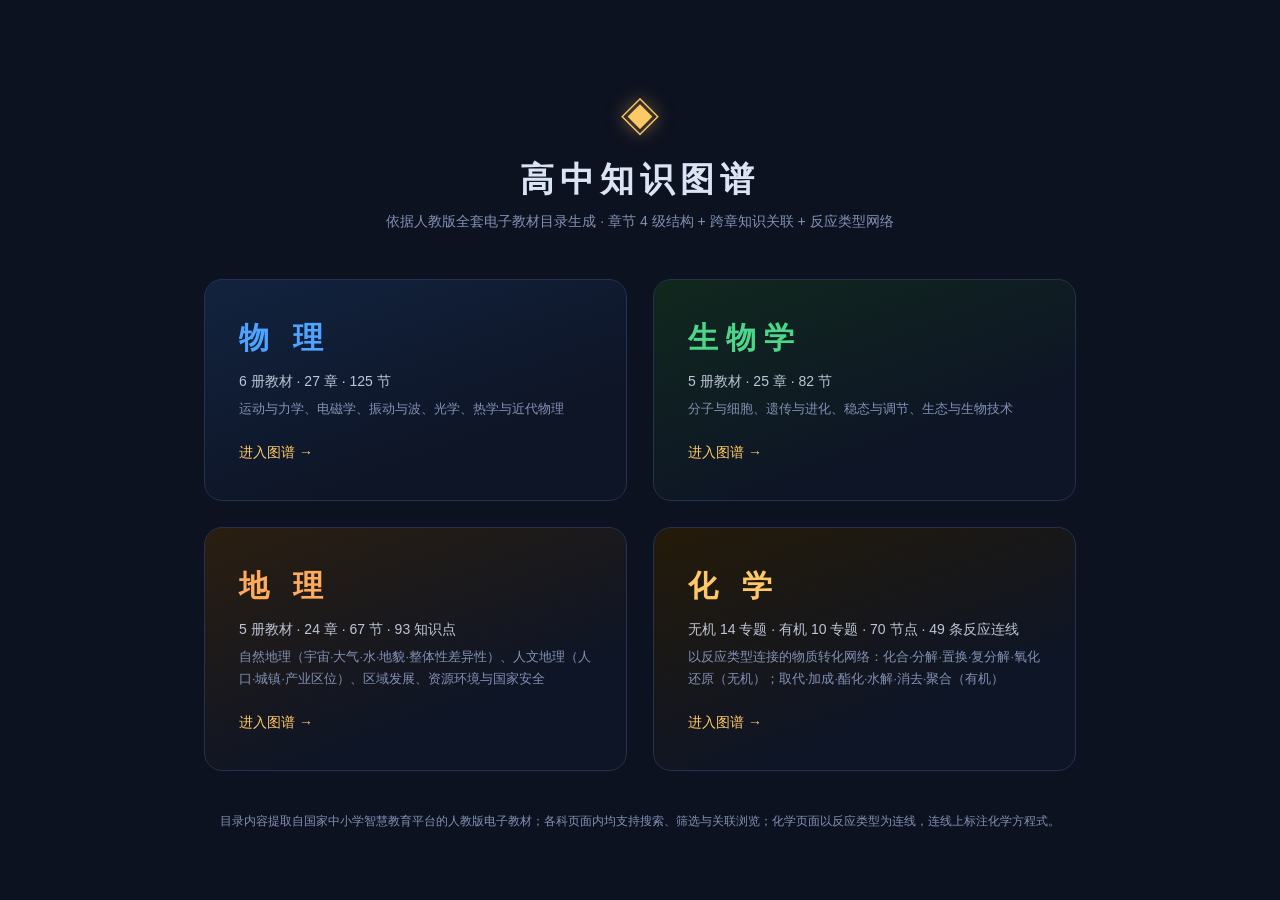
<file: index.html>
<!DOCTYPE html>
<html lang="zh-CN">
<head>
<meta charset="UTF-8">
<meta name="viewport" content="width=device-width, initial-scale=1.0">
<title>高中知识图谱 | 物理 · 生物学 · 地理 · 化学（人教版全套）</title>
<link rel="stylesheet" href="style.css">
</head>
<body class="hub">
<div class="hub-wrap">
  <div class="hub-head">
    <span class="logo">◈</span>
    <h1>高中知识图谱</h1>
    <p>依据人教版全套电子教材目录生成 · 章节 4 级结构 + 跨章知识关联 + 反应类型网络</p>
  </div>
  <div class="hub-grid">
    <a class="hub-card physics" href="physics.html">
      <div class="subject">物 理</div>
      <div class="nums">6 册教材 · 27 章 · 125 节</div>
      <div class="desc">运动与力学、电磁学、振动与波、光学、热学与近代物理</div>
      <span class="go">进入图谱 →</span>
    </a>
    <a class="hub-card biology" href="biology.html">
      <div class="subject">生物学</div>
      <div class="nums">5 册教材 · 25 章 · 82 节</div>
      <div class="desc">分子与细胞、遗传与进化、稳态与调节、生态与生物技术</div>
      <span class="go">进入图谱 →</span>
    </a>
    <a class="hub-card geo" href="geo.html">
      <div class="subject">地 理</div>
      <div class="nums">5 册教材 · 24 章 · 67 节 · 93 知识点</div>
      <div class="desc">自然地理（宇宙·大气·水·地貌·整体性差异性）、人文地理（人口·城镇·产业区位）、区域发展、资源环境与国家安全</div>
      <span class="go">进入图谱 →</span>
    </a>
    <a class="hub-card chem" href="chem.html">
      <div class="subject">化 学</div>
      <div class="nums">无机 14 专题 · 有机 10 专题 · 70 节点 · 49 条反应连线</div>
      <div class="desc">以反应类型连接的物质转化网络：化合·分解·置换·复分解·氧化还原（无机）；取代·加成·酯化·水解·消去·聚合（有机）</div>
      <span class="go">进入图谱 →</span>
    </a>
  </div>
  <p class="hub-tip">目录内容提取自国家中小学智慧教育平台的人教版电子教材；各科页面内均支持搜索、筛选与关联浏览；化学页面以反应类型为连线，连线上标注化学方程式。</p>
</div>
</body>
</html>
</file>
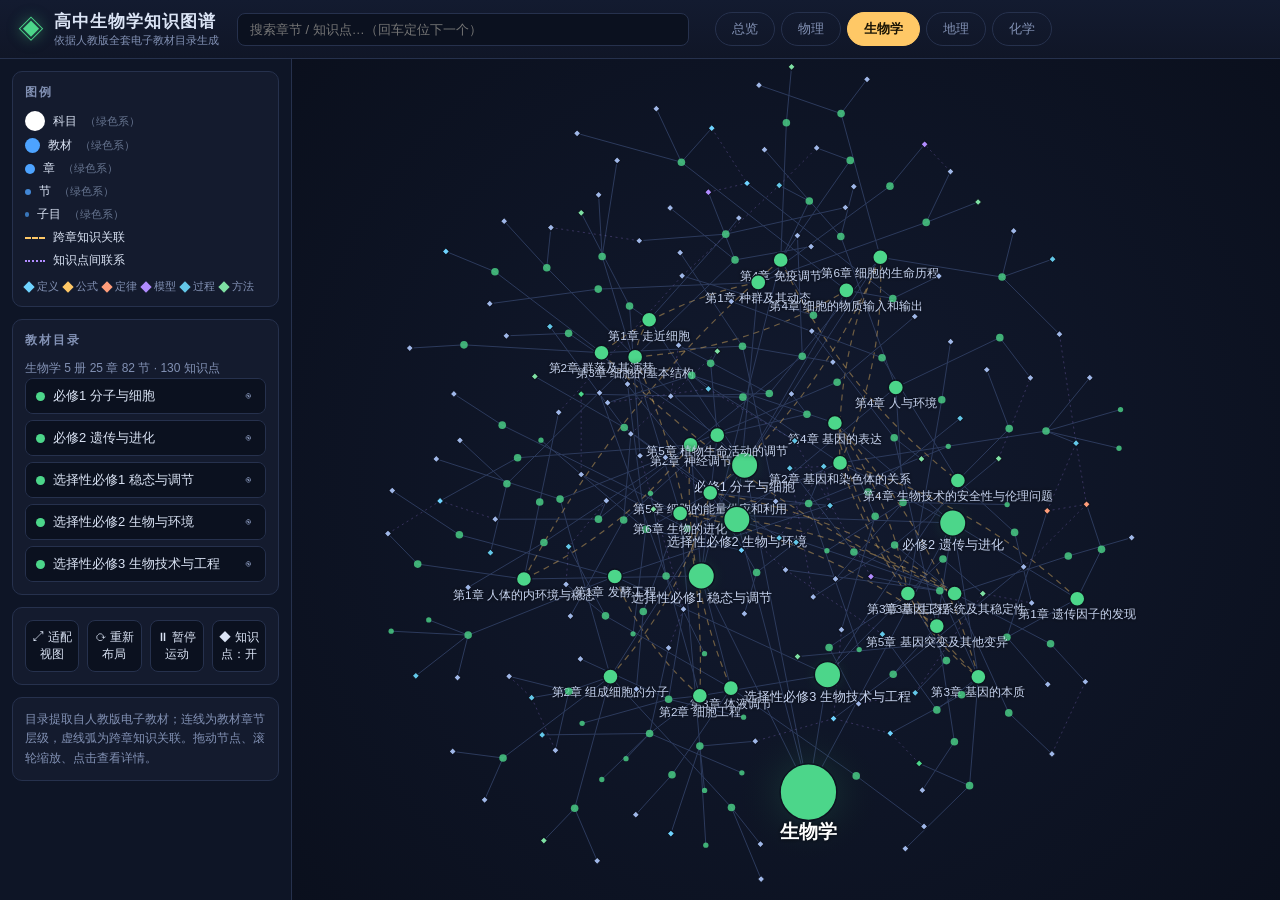
<file: biology.html>
<!DOCTYPE html>
<html lang="zh-CN">
<head>
<meta charset="UTF-8">
<meta name="viewport" content="width=device-width, initial-scale=1.0">
<title>高中生物学知识图谱 | 人教版全套</title>
<link rel="stylesheet" href="style.css">
</head>
<body>
<header id="topbar">
  <div class="brand">
    <span class="logo bio">◈</span>
    <div>
      <h1>高中生物学知识图谱</h1>
      <p id="subtitle">依据人教版全套电子教材目录生成</p>
    </div>
  </div>
  <div class="searchbox">
    <input id="search" type="text" placeholder="搜索章节 / 知识点…（回车定位下一个）" autocomplete="off">
    <span id="searchCount"></span>
  </div>
  <nav id="subjectTabs" class="subnav">
    <a href="index.html">总览</a>
    <a href="physics.html">物理</a>
    <a href="biology.html" class="current">生物学</a>
    <a href="geo.html">地理</a>
    <a href="chem.html">化学</a>
  </nav>
</header>

<div id="layout">
  <aside id="sidebar">
    <section class="panel">
      <h2>图例</h2>
      <div id="legend"></div>
    </section>
    <section class="panel">
      <h2>教材目录</h2>
      <div id="stats" class="muted"></div>
      <div id="bookList"></div>
    </section>
    <section class="panel controls">
      <button id="btnFit">⤢ 适配视图</button>
      <button id="btnShuffle">⟳ 重新布局</button>
      <button id="btnPause">⏸ 暂停运动</button>
      <button id="btnKP">◆ 知识点：开</button>
    </section>
    <footer class="panel muted">
      目录提取自人教版电子教材；连线为教材章节层级，<span class="crossline">虚线弧</span>为跨章知识关联。拖动节点、滚轮缩放、点击查看详情。
    </footer>
  </aside>

  <main id="stage">
    <canvas id="graph"></canvas>
    <div id="hoverTip" class="hidden"></div>
    <aside id="detail" class="hidden">
      <button id="detailClose">✕</button>
      <div id="detailBody"></div>
    </aside>
  </main>
</div>

<script>window.PAGE_SUBJECT = "biology";</script>
<script src="data.js"></script>
<script src="knowledge.js"></script>
<script src="app.js"></script>
</body>
</html>
</file>
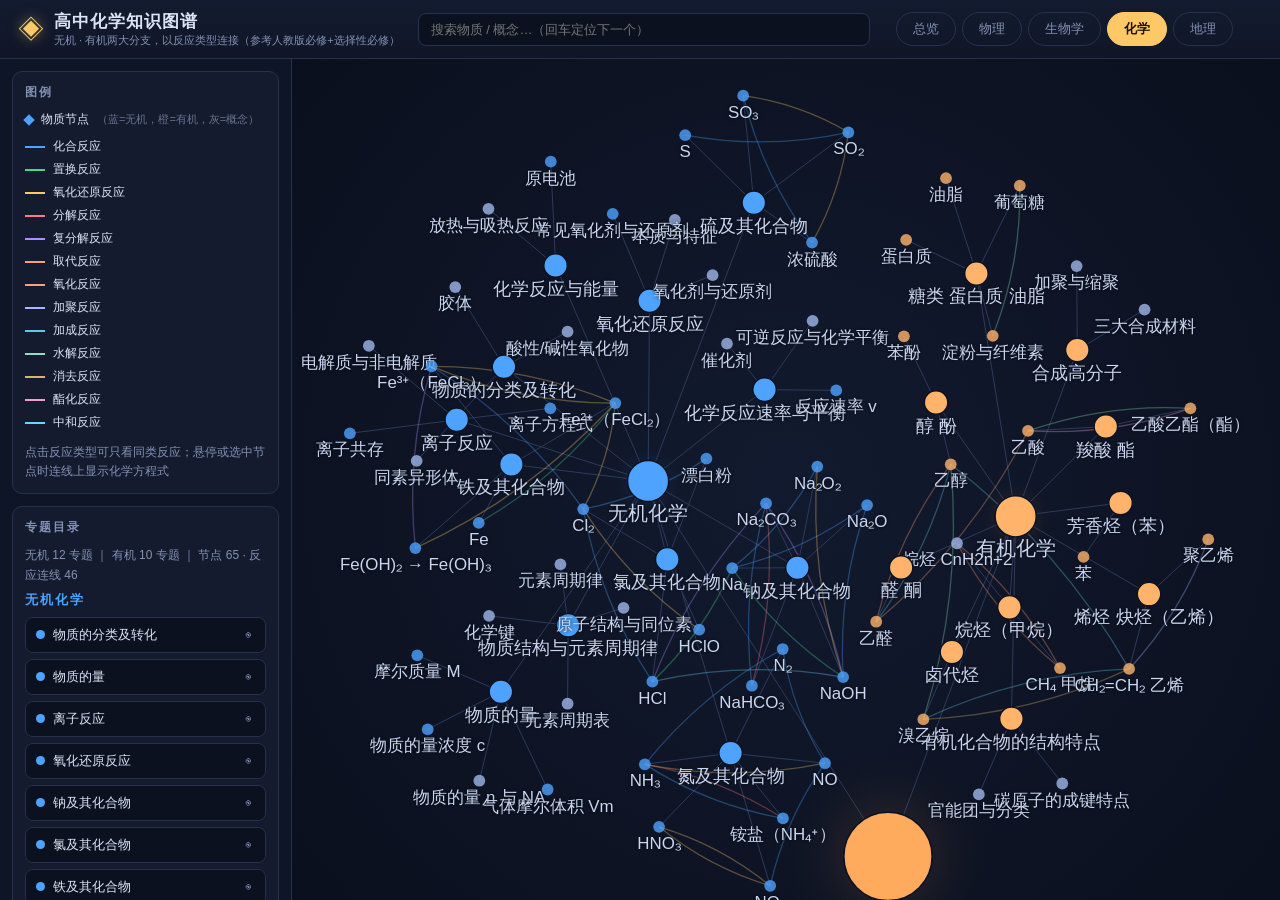
<file: chem.html>
<!DOCTYPE html>
<html lang="zh-CN">
<head>
<meta charset="UTF-8">
<meta name="viewport" content="width=device-width, initial-scale=1.0">
<title>高中化学知识图谱 | 无机 · 有机（反应类型连接）</title>
<link rel="stylesheet" href="style.css">
</head>
<body>
<header id="topbar">
  <div class="brand">
    <span class="logo chem">◈</span>
    <div>
      <h1>高中化学知识图谱</h1>
      <p id="subtitle">无机 · 有机两大分支，以反应类型连接（参考人教版必修+选择性必修）</p>
    </div>
  </div>
  <div class="searchbox">
    <input id="search" type="text" placeholder="搜索物质 / 概念…（回车定位下一个）" autocomplete="off">
    <span id="searchCount"></span>
  </div>
  <nav id="subjectTabs" class="subnav">
    <a href="index.html">总览</a>
    <a href="physics.html">物理</a>
    <a href="biology.html">生物学</a>
    <a href="chem.html" class="current">化学</a>
    <a href="geo.html">地理</a>
  </nav>
</header>

<div id="layout">
  <aside id="sidebar">
    <section class="panel">
      <h2>图例</h2>
      <div id="legend"></div>
    </section>
    <section class="panel">
      <h2>专题目录</h2>
      <div id="stats" class="muted"></div>
      <div id="bookList"></div>
    </section>
    <section class="panel controls">
      <button id="btnFit">⤢ 适配视图</button>
      <button id="btnShuffle">⟳ 重新布局</button>
      <button id="btnPause">⏸ 暂停运动</button>
    </section>
    <footer class="panel muted">
      内容参考人教版高中化学教材；<span class="crossline">彩色弧线</span>为化学反应连线（颜色=反应类型），悬停或点击节点可在连线上看到化学方程式。拖动节点、滚轮缩放、点击查看详情。
    </footer>
  </aside>

  <main id="stage">
    <canvas id="graph"></canvas>
    <div id="hoverTip" class="hidden"></div>
    <aside id="detail" class="hidden">
      <button id="detailClose">✕</button>
      <div id="detailBody"></div>
    </aside>
  </main>
</div>

<script>window.PAGE_SUBJECT = "chemistry";</script>
<script src="chem.js"></script>
<script src="app.js"></script>
</body>
</html>
</file>
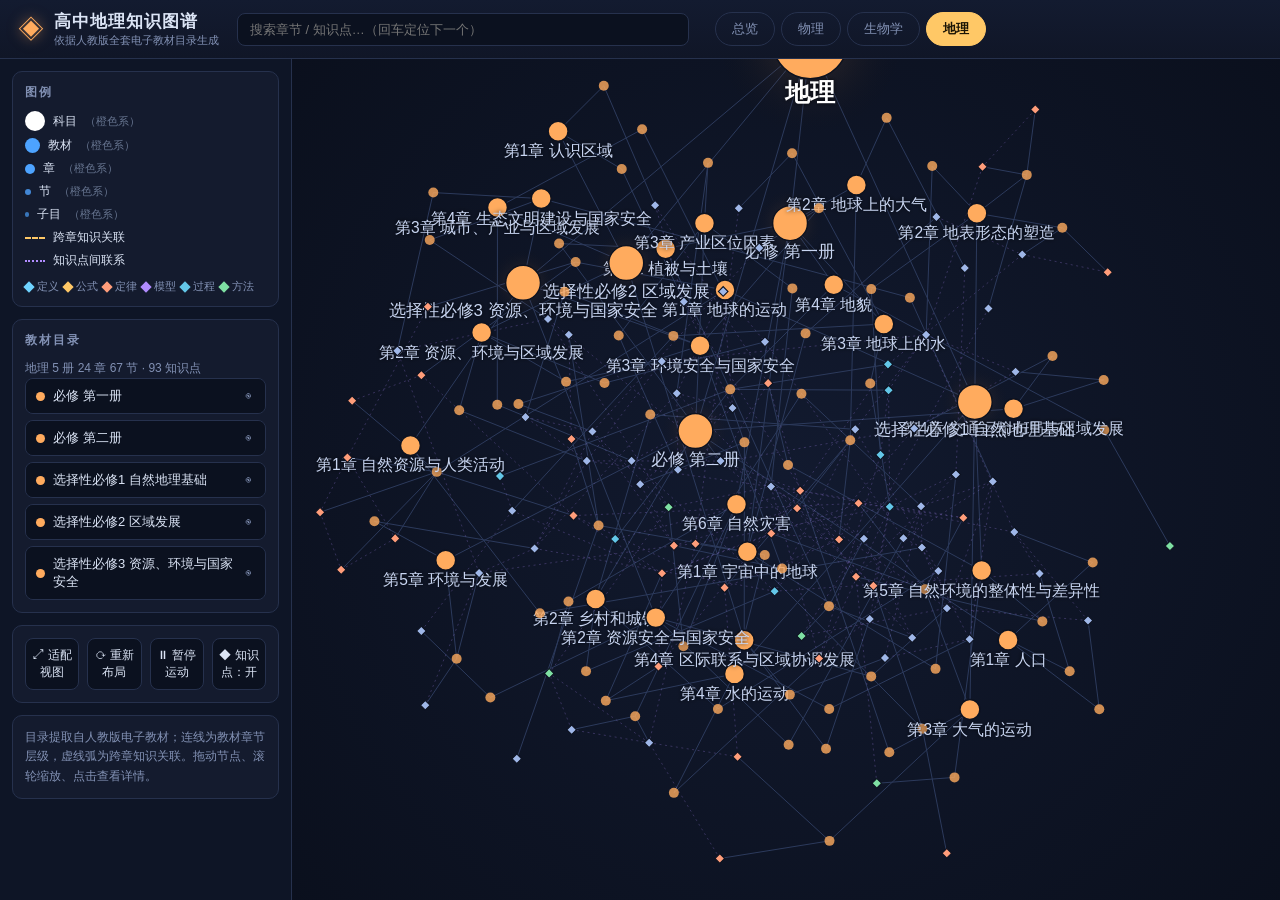
<file: geo.html>
<!DOCTYPE html>
<html lang="zh-CN">
<head>
<meta charset="UTF-8">
<meta name="viewport" content="width=device-width, initial-scale=1.0">
<title>高中地理知识图谱 | 人教版全套</title>
<link rel="stylesheet" href="style.css">
</head>
<body>
<header id="topbar">
  <div class="brand">
    <span class="logo geo">◈</span>
    <div>
      <h1>高中地理知识图谱</h1>
      <p id="subtitle">依据人教版全套电子教材目录生成</p>
    </div>
  </div>
  <div class="searchbox">
    <input id="search" type="text" placeholder="搜索章节 / 知识点…（回车定位下一个）" autocomplete="off">
    <span id="searchCount"></span>
  </div>
  <nav id="subjectTabs" class="subnav">
    <a href="index.html">总览</a>
    <a href="physics.html">物理</a>
    <a href="biology.html">生物学</a>
    <a href="geo.html" class="current">地理</a>
  </nav>
</header>

<div id="layout">
  <aside id="sidebar">
    <section class="panel">
      <h2>图例</h2>
      <div id="legend"></div>
    </section>
    <section class="panel">
      <h2>教材目录</h2>
      <div id="stats" class="muted"></div>
      <div id="bookList"></div>
    </section>
    <section class="panel controls">
      <button id="btnFit">⤢ 适配视图</button>
      <button id="btnShuffle">⟳ 重新布局</button>
      <button id="btnPause">⏸ 暂停运动</button>
      <button id="btnKP">◆ 知识点：开</button>
    </section>
    <footer class="panel muted">
      目录提取自人教版电子教材；连线为教材章节层级，<span class="crossline">虚线弧</span>为跨章知识关联。拖动节点、滚轮缩放、点击查看详情。
    </footer>
  </aside>

  <main id="stage">
    <canvas id="graph"></canvas>
    <div id="hoverTip" class="hidden"></div>
    <aside id="detail" class="hidden">
      <button id="detailClose">✕</button>
      <div id="detailBody"></div>
    </aside>
  </main>
</div>

<script>window.PAGE_SUBJECT = "geo";</script>
<script src="data.js"></script>
<script src="knowledge.js"></script>
<script src="app.js"></script>
</body>
</html>
</file>
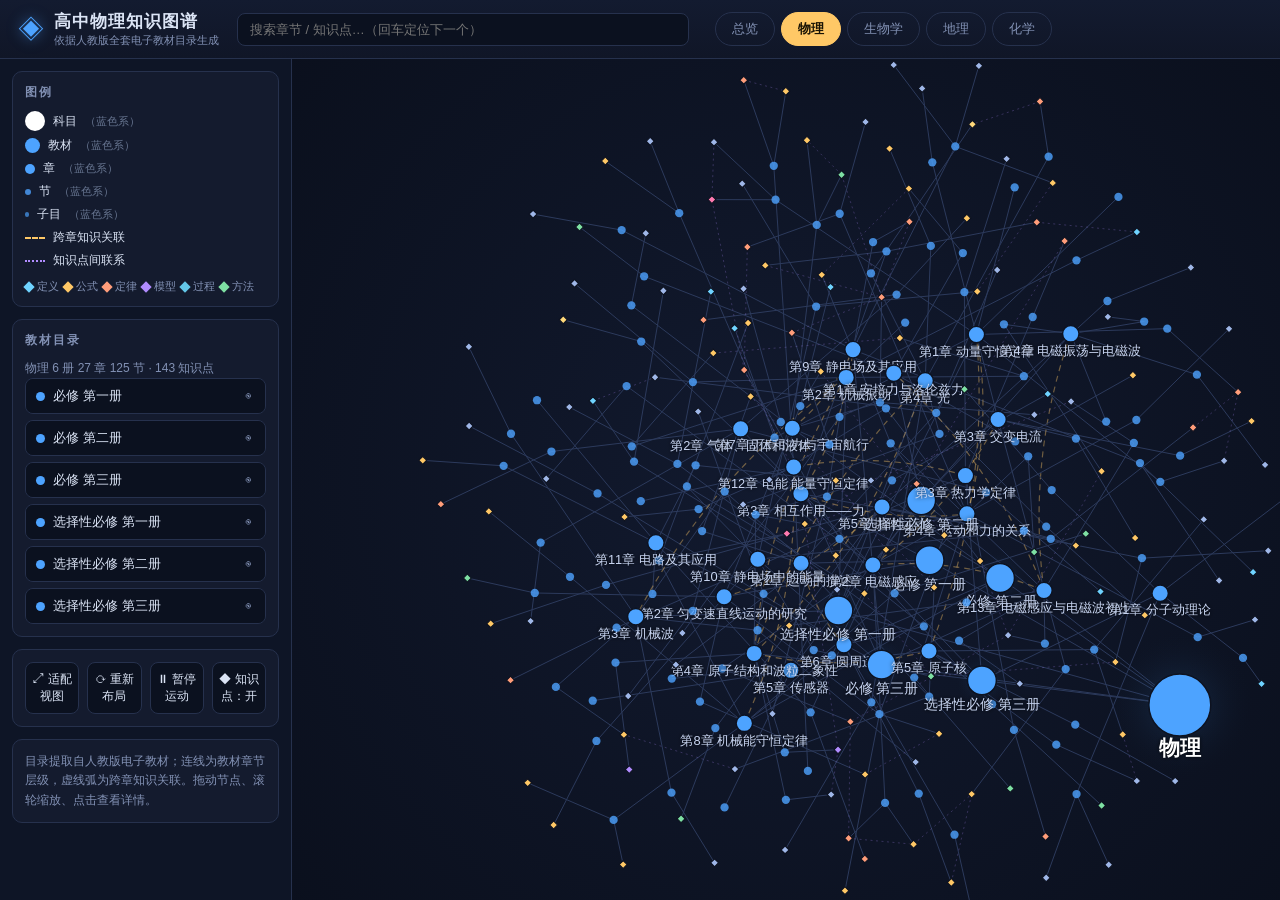
<file: physics.html>
<!DOCTYPE html>
<html lang="zh-CN">
<head>
<meta charset="UTF-8">
<meta name="viewport" content="width=device-width, initial-scale=1.0">
<title>高中物理知识图谱 | 人教版全套</title>
<link rel="stylesheet" href="style.css">
</head>
<body>
<header id="topbar">
  <div class="brand">
    <span class="logo phy">◈</span>
    <div>
      <h1>高中物理知识图谱</h1>
      <p id="subtitle">依据人教版全套电子教材目录生成</p>
    </div>
  </div>
  <div class="searchbox">
    <input id="search" type="text" placeholder="搜索章节 / 知识点…（回车定位下一个）" autocomplete="off">
    <span id="searchCount"></span>
  </div>
  <nav id="subjectTabs" class="subnav">
    <a href="index.html">总览</a>
    <a href="physics.html" class="current">物理</a>
    <a href="biology.html">生物学</a>
    <a href="geo.html">地理</a>
    <a href="chem.html">化学</a>
  </nav>
</header>

<div id="layout">
  <aside id="sidebar">
    <section class="panel">
      <h2>图例</h2>
      <div id="legend"></div>
    </section>
    <section class="panel">
      <h2>教材目录</h2>
      <div id="stats" class="muted"></div>
      <div id="bookList"></div>
    </section>
    <section class="panel controls">
      <button id="btnFit">⤢ 适配视图</button>
      <button id="btnShuffle">⟳ 重新布局</button>
      <button id="btnPause">⏸ 暂停运动</button>
      <button id="btnKP">◆ 知识点：开</button>
    </section>
    <footer class="panel muted">
      目录提取自人教版电子教材；连线为教材章节层级，<span class="crossline">虚线弧</span>为跨章知识关联。拖动节点、滚轮缩放、点击查看详情。
    </footer>
  </aside>

  <main id="stage">
    <canvas id="graph"></canvas>
    <div id="hoverTip" class="hidden"></div>
    <aside id="detail" class="hidden">
      <button id="detailClose">✕</button>
      <div id="detailBody"></div>
    </aside>
  </main>
</div>

<script>window.PAGE_SUBJECT = "physics";</script>
<script src="data.js"></script>
<script src="knowledge.js"></script>
<script src="app.js"></script>
</body>
</html>
</file>
<file: style.css>
/* ===== 高中物理·生物学 知识图谱 ===== */
:root {
  --bg: #0d1220;
  --bg-soft: #141b2e;
  --panel: #101728cc;
  --line: #26314d;
  --text: #dbe4f5;
  --muted: #8291b4;
  --phy: #4da3ff;
  --phy-deep: #1f6fd0;
  --bio: #4cd68a;
  --geo: #ffab5e;
  --bio-deep: #1f9e5e;
  --accent: #ffc866;
  --danger: #ff7a88;
}
* { box-sizing: border-box; margin: 0; padding: 0; }
html, body { height: 100%; }
body {
  font-family: "PingFang SC", "Hiragino Sans GB", "Microsoft YaHei", "Noto Sans SC", sans-serif;
  background: var(--bg);
  color: var(--text);
  overflow: hidden;
  display: flex;
  flex-direction: column;
}

/* ===== 顶栏 ===== */
#topbar {
  display: flex; align-items: center; gap: 18px;
  padding: 10px 18px;
  background: linear-gradient(180deg, #131b30, #101627);
  border-bottom: 1px solid var(--line);
  z-index: 20; flex-wrap: wrap;
}
.brand { display: flex; align-items: center; gap: 10px; }
.brand .logo { font-size: 26px; color: var(--accent); text-shadow: 0 0 14px #ffc86688; }
.brand h1 { font-size: 17px; font-weight: 700; letter-spacing: 1px; }
.brand p { font-size: 11px; color: var(--muted); }
.searchbox { flex: 1; min-width: 220px; display: flex; align-items: center; gap: 8px; max-width: 460px; }
#search {
  flex: 1; padding: 8px 12px; border-radius: 8px;
  border: 1px solid var(--line); outline: none;
  background: #0b111f; color: var(--text); font-size: 13px;
}
#search:focus { border-color: var(--phy); box-shadow: 0 0 0 2px #4da3ff33; }
#searchCount { font-size: 11px; color: var(--muted); white-space: nowrap; }
#subjectTabs { display: flex; gap: 6px; }
.tab {
  padding: 7px 16px; border-radius: 999px; cursor: pointer;
  border: 1px solid var(--line); background: transparent; color: var(--muted);
  font-size: 13px; transition: all .15s;
}
.tab:hover { color: var(--text); }
.tab.active { background: var(--accent); border-color: var(--accent); color: #1a1405; font-weight: 600; }

/* ===== 布局 ===== */
#layout { flex: 1; display: flex; min-height: 0; }
#sidebar {
  width: 292px; flex-shrink: 0; overflow-y: auto;
  background: #0e1526; border-right: 1px solid var(--line);
  padding: 12px; display: flex; flex-direction: column; gap: 12px;
}
#sidebar::-webkit-scrollbar { width: 8px; }
#sidebar::-webkit-scrollbar-thumb { background: #26314d; border-radius: 4px; }
.panel {
  background: var(--bg-soft); border: 1px solid var(--line);
  border-radius: 10px; padding: 12px;
}
.panel h2 { font-size: 12px; color: var(--muted); font-weight: 600; letter-spacing: 2px; margin-bottom: 10px; }
.muted { color: var(--muted); font-size: 12px; line-height: 1.6; }

/* 图例 */
#legend { display: flex; flex-direction: column; gap: 6px; font-size: 12px; }
#legend .row { display: flex; align-items: center; gap: 8px; }
#legend .dot { width: 12px; height: 12px; border-radius: 50%; flex-shrink: 0; }
#legend .crossline { color: var(--accent); }
#legend .swatch { display: inline-block; width: 22px; height: 0; border-top: 2px dashed var(--accent); }

/* 教材列表 */
#bookList { display: flex; flex-direction: column; gap: 6px; }
.book-item { border: 1px solid var(--line); border-radius: 8px; overflow: hidden; }
.book-head {
  display: flex; align-items: center; gap: 8px; padding: 8px 10px;
  cursor: pointer; user-select: none; font-size: 13px; background: #0b111f;
}
.book-head:hover { background: #101a30; }
.book-head .chip { width: 9px; height: 9px; border-radius: 50%; flex-shrink: 0; }
.book-head .eye { margin-left: auto; color: var(--muted); font-size: 12px; padding: 2px 4px; border-radius: 4px; }
.book-head .eye:hover { background: #26314d; color: var(--text); }
.book-head.off { opacity: .38; }
.chapters { display: none; padding: 4px 6px 8px 24px; }
.book-item.open .chapters { display: block; }
.ch-item {
  padding: 3px 6px; font-size: 12px; color: var(--muted);
  cursor: pointer; border-radius: 5px; line-height: 1.5;
}
.ch-item:hover { color: var(--text); background: #18233c; }
.ch-item .sec { color: #66748f; }
.ch-item .num { color: #55648166; font-size: 11px; margin-right: 4px; }

/* 控制按钮 */
.controls { display: flex; gap: 8px; }
.controls button {
  flex: 1; padding: 8px 4px; border-radius: 8px; cursor: pointer;
  border: 1px solid var(--line); background: #0b111f; color: var(--text); font-size: 12px;
}
.controls button:hover { border-color: var(--accent); color: var(--accent); }

/* ===== 图区 ===== */
#stage { flex: 1; position: relative; min-width: 0; }
#graph { position: absolute; inset: 0; width: 100%; height: 100%; cursor: grab; }
#graph.dragging { cursor: grabbing; }

#hoverTip {
  position: absolute; pointer-events: none; z-index: 15;
  background: #0b111fee; border: 1px solid var(--line); border-radius: 8px;
  padding: 6px 10px; font-size: 12px; max-width: 260px; line-height: 1.5;
  box-shadow: 0 6px 18px #00000066;
}
#hoverTip .t2 { color: var(--muted); font-size: 11px; }
.hidden { display: none !important; }

/* 详情面板 */
#detail {
  position: absolute; top: 14px; right: 14px; width: 300px; max-height: calc(100% - 28px);
  overflow-y: auto; z-index: 16;
  background: #0e1526f2; border: 1px solid var(--line); border-radius: 12px;
  padding: 16px; box-shadow: 0 10px 32px #00000080;
}
#detail::-webkit-scrollbar { width: 8px; }
#detail::-webkit-scrollbar-thumb { background: #26314d; border-radius: 4px; }
#detailClose {
  position: absolute; top: 10px; right: 10px; background: none; border: none;
  color: var(--muted); font-size: 14px; cursor: pointer; padding: 4px 6px; border-radius: 6px;
}
#detailClose:hover { color: var(--danger); background: #1a2338; }
#detailBody h3 { font-size: 16px; margin: 2px 26px 6px 0; line-height: 1.45; }
#detailBody .crumb { font-size: 11px; color: var(--muted); margin-bottom: 10px; line-height: 1.7; }
#detailBody .tag {
  display: inline-block; font-size: 11px; padding: 2px 9px; border-radius: 999px;
  border: 1px solid var(--line); color: var(--muted); margin: 0 6px 6px 0;
}
#detailBody h4 { font-size: 12px; color: var(--muted); letter-spacing: 1px; margin: 14px 0 6px; }
#detailBody ul { list-style: none; }
#detailBody li {
  font-size: 12.5px; padding: 5px 8px; border-radius: 6px; cursor: pointer; line-height: 1.5;
}
#detailBody li:hover { background: #18233c; }
#detailBody .linknote { color: var(--muted); font-size: 11.5px; }
#detailBody .kind {
  display: inline-block; min-width: 34px; text-align: center; margin-right: 7px;
  font-size: 10.5px; color: var(--accent); border: 1px solid #ffc86655; border-radius: 4px; padding: 1px 4px;
}
#detailBody .kpt {
  display: inline-block; min-width: 30px; text-align: center; margin-right: 7px;
  font-size: 10.5px; border: 1px solid; border-radius: 4px; padding: 1px 5px;
}
#detailBody .kptext {
  font-size: 13px; line-height: 1.75; color: #cdd9f0;
  background: #0b111f; border: 1px solid var(--line); border-left: 3px solid var(--accent);
  border-radius: 8px; padding: 10px 12px; margin: 4px 0 4px;
}
#detailBody .kpderive {
  background: #0b111f; border: 1px solid var(--line); border-left: 3px solid #b18cff;
  border-radius: 8px; padding: 8px 12px; margin: 4px 0;
}
#detailBody .kpderive .dstep { font-size: 12.5px; line-height: 1.8; color: #cdd9f0; }
#detailBody .kpderive .darr { color: #b18cff; margin-right: 8px; font-size: 11px; }
#detailBody .kpimg { margin: 8px 0; }
#detailBody .kpimg svg {
  width: 100%; height: auto; display: block;
  background: #0b111f; border: 1px solid var(--line); border-radius: 8px;
}
#detailBody .kpexample {
  background: #0b111f; border: 1px solid var(--line); border-left: 3px solid #7ee0a3;
  border-radius: 8px; padding: 8px 12px; margin: 4px 0; font-size: 12.5px; line-height: 1.7;
}
#detailBody .kpexample .q { color: #cdd9f0; }
#detailBody .kpexample summary { cursor: pointer; color: #7ee0a3; margin-top: 6px; font-size: 12px; user-select: none; }
#detailBody .kpexample .a { margin-top: 6px; color: #b6eccd; }
#detailBody .kpwrong {
  background: #2a1420; border: 1px solid #ff7a8844; border-left: 3px solid #ff7a88;
  border-radius: 8px; padding: 8px 12px; margin: 4px 0;
  font-size: 12.5px; line-height: 1.7; color: #ffd6dc;
}

#detailBody .kpimp {
  color: #ffc866; font-size: 14px; letter-spacing: 2px;
  padding: 6px 10px; background: #ffc86614; border-radius: 8px;
}
#detailBody .kpimp .hot {
  font-size: 12px; letter-spacing: 0; color: #ffc866;
  border: 1px solid #ffc86666; border-radius: 10px; padding: 1px 8px;
}
#detailBody .kpexam {
  padding: 8px 10px; background: #ffc86614; border-left: 3px solid #ffc866;
  border-radius: 0 8px 8px 0; line-height: 1.7; font-size: 13px;
}
#legend .dmark { display: inline-block; width: 8px; height: 8px; transform: rotate(45deg); flex-shrink: 0; }
#legend .swatch { display: inline-block; width: 20px; height: 0; flex-shrink: 0; }
#detailBody .focusbtn {
  margin-top: 12px; width: 100%; padding: 8px; border-radius: 8px; cursor: pointer;
  border: 1px solid var(--accent); color: var(--accent); background: transparent; font-size: 13px;
}
#detailBody .focusbtn:hover { background: #ffc86618; }

@media (max-width: 860px) {
  #sidebar { display: none; }
  #detail { width: min(300px, calc(100vw - 28px)); }
}

/* ===== 顶部科目导航（独立科目页） ===== */
.subnav { display: flex; gap: 8px; }
.subnav a {
  color: var(--muted); text-decoration: none; font-size: 13px;
  padding: 7px 16px; border: 1px solid var(--line); border-radius: 999px;
  transition: all .15s;
}
.subnav a:hover { color: var(--text); border-color: #4a5a80; }
.subnav a.current { background: var(--accent); border-color: var(--accent); color: #1a1405; font-weight: 600; }
.brand .logo.phy { color: var(--phy); text-shadow: 0 0 14px #4da3ff88; }
.brand .logo.bio { color: var(--bio); text-shadow: 0 0 14px #4cd68a88; }
.brand .logo.geo { color: var(--geo); text-shadow: 0 0 14px #ffab5e88; }
.brand .logo.chem { color: var(--accent); text-shadow: 0 0 14px #ffc86688; }

/* ===== 总览入口页 ===== */
body.hub { overflow: auto; }
.hub-wrap { max-width: 920px; margin: 0 auto; padding: 10vh 24px 40px; }
.hub-head { text-align: center; margin-bottom: 48px; }
.hub-head .logo { font-size: 40px; color: var(--accent); text-shadow: 0 0 18px #ffc86688; }
.hub-head h1 { font-size: 34px; letter-spacing: 6px; margin: 12px 0 10px; }
.hub-head p { color: var(--muted); font-size: 14px; }
.hub-grid { display: grid; grid-template-columns: 1fr 1fr; gap: 26px; }
.hub-card {
  display: block; text-decoration: none; border-radius: 18px; padding: 38px 34px;
  border: 1px solid var(--line); color: var(--text);
  transition: transform .16s ease, box-shadow .16s ease, border-color .16s ease;
}
.hub-card:hover { transform: translateY(-5px); }
.hub-card.physics { background: linear-gradient(160deg, #12233f, #0e1526 70%); }
.hub-card.physics:hover { border-color: var(--phy); box-shadow: 0 14px 44px #4da3ff22; }
.hub-card.biology { background: linear-gradient(160deg, #10281d, #0e1526 70%); }
.hub-card.biology:hover { border-color: var(--bio); box-shadow: 0 14px 44px #4cd68a22; }
.hub-card.geo { background: linear-gradient(160deg, #2a1e10, #0e1526 70%); }
.hub-card.geo:hover { border-color: var(--geo); box-shadow: 0 14px 44px #ffab5e22; }
.hub-card.chem { background: linear-gradient(160deg, #241a08, #0e1526 70%); }
.hub-card.chem:hover { border-color: var(--accent); box-shadow: 0 14px 44px #ffc86622; }
.hub-card .subject { font-size: 30px; font-weight: 700; letter-spacing: 8px; }
.hub-card.physics .subject { color: var(--phy); }
.hub-card.biology .subject { color: var(--bio); }
.hub-card.geo .subject { color: var(--geo); }
.hub-card.chem .subject { color: var(--accent); }
.hub-card .nums { margin-top: 14px; font-size: 14px; color: var(--text); opacity: .85; }
.hub-card .desc { margin-top: 8px; font-size: 12.5px; color: var(--muted); line-height: 1.7; }
.hub-card .go { display: inline-block; margin-top: 24px; color: var(--accent); font-size: 14px; }
.hub-tip { margin-top: 40px; text-align: center; color: var(--muted); font-size: 12px; line-height: 1.8; }
@media (max-width: 720px) { .hub-grid { grid-template-columns: 1fr; } .hub-wrap { padding-top: 6vh; } }
</file>
